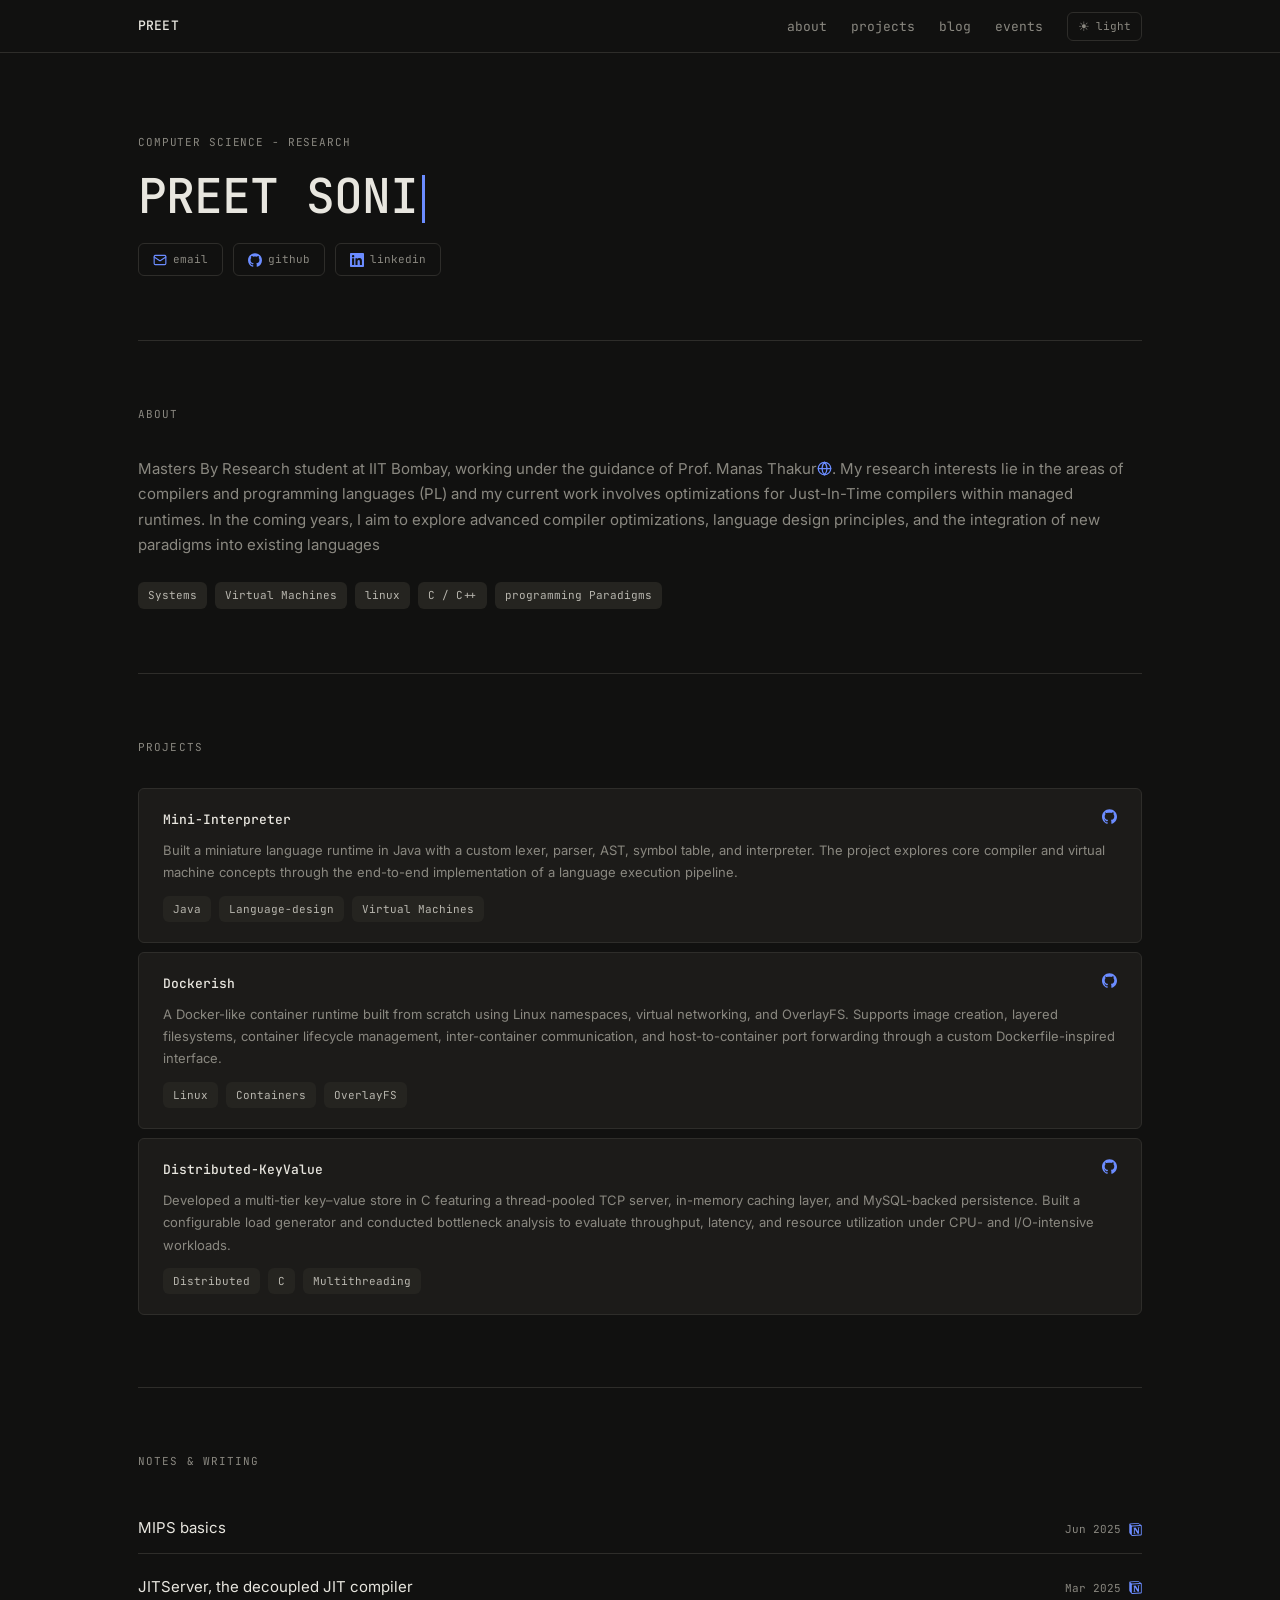
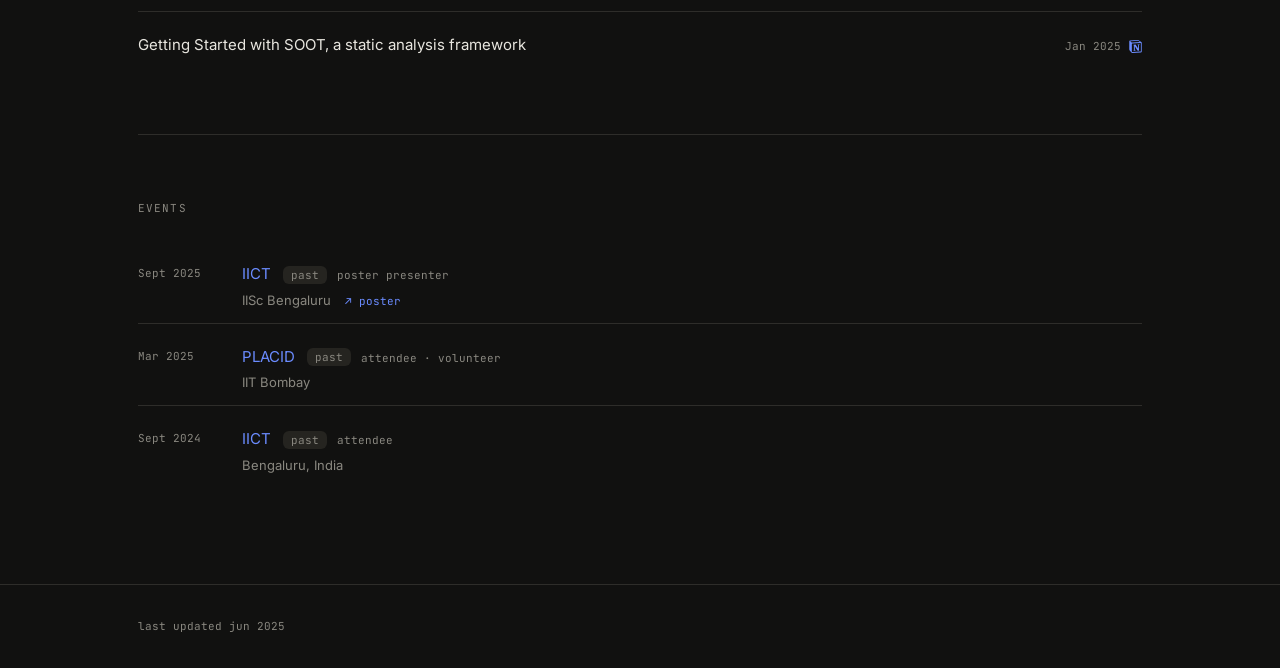
<file: index.html>
<!DOCTYPE html>
<html lang="en" data-theme="dark">

<head>
  <meta charset="UTF-8" />
  <meta name="viewport" content="width=device-width, initial-scale=1.0" />
  <title>Your Name — CS Research</title>
  <link rel="preconnect" href="https://fonts.googleapis.com" />
  <link rel="preconnect" href="https://fonts.gstatic.com" crossorigin />
  <link
    href="https://fonts.googleapis.com/css2?family=Inter:wght@400;500&family=JetBrains+Mono:wght@400;500&display=swap"
    rel="stylesheet" />
  <link rel="stylesheet" href="style.css" />
  <!-- Apply theme before paint to prevent flash -->
  <script>
    (function () {
      const t = localStorage.getItem('theme') || 'dark';
      document.documentElement.dataset.theme = t;
    })();
  </script>
</head>

<body>

  <!-- Nav -->
  <nav>
    <div class="nav-inner">
      <span class="nav-logo">PREET</span>
      <ul class="nav-links">
        <li><a href="#about">about</a></li>
        <li><a href="#projects">projects</a></li>
        <li><a href="#blog">blog</a></li>
        <li><a href="#events">events</a></li>
        <li>
          <button class="theme-btn" id="themeToggle" aria-label="Toggle theme">
            <span class="theme-icon" id="themeIcon">☀</span>
            <span id="themeLabel">light</span>
          </button>
        </li>
      </ul>
    </div>
  </nav>

  <!-- Hero -->
  <div class="container">
    <header class="hero">
      <p class="hero-label">Computer Science - Research</p>
      <h1 class="hero-name">PREET SONI<span class="cursor" aria-hidden="true"></span></h1>
      <!-- <p class="hero-bio">
        Masters By Research student at IIT Bombay, 
        working under the guidance of Prof. Manas Thakur. My research interests lie in the areas of 
        compilers and programming languages (PL) and my current work 
        involves churning out performance for Just-In-Time compilers within managed runtimes.
        In the coming years, I aim to explore advanced compiler optimizations, language design principles, and the integration of new paradigms into existing languages
      </p> -->
      <!-- <div class="hero-links">
        <a class="hero-link" href="mailto:24m2117@iitb.ac.in">↗ email</a>
        <a class="hero-link" href="https://github.com/PREET-1999" target="_blank">↗ github</a>
        <!-- <a class="hero-link" href="https://scholar.google.com" target="_blank">↗ scholar</a> -->
      <!-- <a class="hero-link" href="/cv.pdf" target="_blank">↗ cv</a> -->
      <!-- </div> -->
      <div class="hero-links">
        <!-- mail — Lucide (works fine, not a brand icon) -->
        <a class="hero-link" href="mailto:24m2117@iitb.ac.in">
          <svg xmlns="http://www.w3.org/2000/svg" width="14" height="14" viewBox="0 0 24 24" fill="none"
            stroke="currentColor" stroke-width="2" stroke-linecap="round" stroke-linejoin="round">
            <rect width="20" height="16" x="2" y="4" rx="2" />
            <path d="m22 7-8.97 5.7a1.94 1.94 0 0 1-2.06 0L2 7" />
          </svg>
          email
        </a>
        <!-- github — Simple Icons SVG -->
        <a class="hero-link" href="https://github.com/PREET-1999" target="_blank" rel="noopener">
          <svg xmlns="http://www.w3.org/2000/svg" width="14" height="14" viewBox="0 0 24 24" fill="currentColor">
            <path
              d="M12 .297c-6.63 0-12 5.373-12 12 0 5.303 3.438 9.8 8.205 11.385.6.113.82-.258.82-.577 0-.285-.01-1.04-.015-2.04-3.338.724-4.042-1.61-4.042-1.61C4.422 18.07 3.633 17.7 3.633 17.7c-1.087-.744.084-.729.084-.729 1.205.084 1.838 1.236 1.838 1.236 1.07 1.835 2.809 1.305 3.495.998.108-.776.417-1.305.76-1.605-2.665-.3-5.466-1.332-5.466-5.93 0-1.31.465-2.38 1.235-3.22-.135-.303-.54-1.523.105-3.176 0 0 1.005-.322 3.3 1.23.96-.267 1.98-.399 3-.405 1.02.006 2.04.138 3 .405 2.28-1.552 3.285-1.23 3.285-1.23.645 1.653.24 2.873.12 3.176.765.84 1.23 1.91 1.23 3.22 0 4.61-2.805 5.625-5.475 5.92.42.36.81 1.096.81 2.22 0 1.606-.015 2.896-.015 3.286 0 .315.21.69.825.57C20.565 22.092 24 17.592 24 12.297c0-6.627-5.373-12-12-12" />
          </svg>
          github
        </a>
        <!-- linkedin — Simple Icons SVG -->
        <a class="hero-link" href="https://www.linkedin.com/in/preet-soni-06a841177/" target="_blank" rel="noopener">
          <svg xmlns="http://www.w3.org/2000/svg" width="14" height="14" viewBox="0 0 24 24" fill="currentColor">
            <path
              d="M20.447 20.452h-3.554v-5.569c0-1.328-.027-3.037-1.852-3.037-1.853 0-2.136 1.445-2.136 2.939v5.667H9.351V9h3.414v1.561h.046c.477-.9 1.637-1.85 3.37-1.85 3.601 0 4.267 2.37 4.267 5.455v6.286zM5.337 7.433a2.062 2.062 0 0 1-2.063-2.065 2.064 2.064 0 1 1 2.063 2.065zm1.782 13.019H3.555V9h3.564v11.452zM22.225 0H1.771C.792 0 0 .774 0 1.729v20.542C0 23.227.792 24 1.771 24h20.451C23.2 24 24 23.227 24 22.271V1.729C24 .774 23.2 0 22.222 0h.003z" />
          </svg>
          linkedin
        </a>
        <!-- scholar — mortar board icon (Lucide) -->
        <!-- <a class="hero-link" href="https://scholar.google.com" target="_blank" rel="noopener">
          <svg xmlns="http://www.w3.org/2000/svg" width="14" height="14" viewBox="0 0 24 24" fill="none" stroke="currentColor" stroke-width="2" stroke-linecap="round" stroke-linejoin="round"><path d="M22 10v6M2 10l10-5 10 5-10 5z"/><path d="M6 12v5c3 3 9 3 12 0v-5"/></svg>
          scholar
        </a> -->
        <!-- cv — file icon (Lucide) -->
        <!-- <a class="hero-link" href="/cv.pdf" target="_blank" rel="noopener">
          <svg xmlns="http://www.w3.org/2000/svg" width="14" height="14" viewBox="0 0 24 24" fill="none" stroke="currentColor" stroke-width="2" stroke-linecap="round" stroke-linejoin="round"><path d="M15 2H6a2 2 0 0 0-2 2v16a2 2 0 0 0 2 2h12a2 2 0 0 0 2-2V7Z"/><path d="M14 2v4a2 2 0 0 0 2 2h4"/><path d="M10 9H8m8 4H8m4 4H8"/></svg>
          cv
        </a> -->
      </div>
    </header>
  </div>

  <main class="container">

    <!-- About -->
    <section id="about">
      <p class="section-label">about</p>
      <div class="about-text">
        <p>
          Masters By Research student at IIT Bombay,
          working under the guidance of Prof. Manas Thakur<a class="prof-link" href="https://www.cse.iitb.ac.in/~manas/"
            target="_blank" rel="noopener">
            <svg xmlns="http://www.w3.org/2000/svg" width="15" height="15" viewBox="0 0 24 24" fill="none"
              stroke="currentColor" stroke-width="2" stroke-linecap="round" stroke-linejoin="round">
              <circle cx="12" cy="12" r="10" />
              <path
                d="M2 12h20M12 2a15.3 15.3 0 0 1 4 10 15.3 15.3 0 0 1-4 10 15.3 15.3 0 0 1-4-10 15.3 15.3 0 0 1 4-10z" />
            </svg>
          </a>. My research interests lie in the areas of
          compilers and programming languages (PL) and my current work
          involves optimizations for Just-In-Time compilers within managed runtimes.
          In the coming years, I aim to explore advanced compiler optimizations, language design principles, and the
          integration of new paradigms into existing languages
        </p>
        <!-- <p>
          Before my Masters, I was working as a software developer at [Previous Institution].
          Outside of research, I [hobby or other interest — keep it brief and human].
        </p> -->
      </div>
      <div class="tags">
        <span class="tag">Systems</span>
        <span class="tag">Virtual Machines</span>
        <!-- <span class="tag">distributed systems</span> -->
        <span class="tag">linux</span>
        <span class="tag">C / C++</span>
        <span class="tag">programming Paradigms</span>
      </div>
    </section>

    <!-- Projects -->
    <section id="projects">
      <p class="section-label">projects</p>
      <div class="project-list">

        <div class="project-item">
          <div class="project-header">
            <span class="project-name">Mini-Interpreter</span>
            <a class="project-link" href="coming-soon.html" aria-label="GitHub">
              <svg xmlns="http://www.w3.org/2000/svg" width="15" height="15" viewBox="0 0 24 24" fill="currentColor">
                <path
                  d="M12 .297c-6.63 0-12 5.373-12 12 0 5.303 3.438 9.8 8.205 11.385.6.113.82-.258.82-.577 0-.285-.01-1.04-.015-2.04-3.338.724-4.042-1.61-4.042-1.61C4.422 18.07 3.633 17.7 3.633 17.7c-1.087-.744.084-.729.084-.729 1.205.084 1.838 1.236 1.838 1.236 1.07 1.835 2.809 1.305 3.495.998.108-.776.417-1.305.76-1.605-2.665-.3-5.466-1.332-5.466-5.93 0-1.31.465-2.38 1.235-3.22-.135-.303-.54-1.523.105-3.176 0 0 1.005-.322 3.3 1.23.96-.267 1.98-.399 3-.405 1.02.006 2.04.138 3 .405 2.28-1.552 3.285-1.23 3.285-1.23.645 1.653.24 2.873.12 3.176.765.84 1.23 1.91 1.23 3.22 0 4.61-2.805 5.625-5.475 5.92.42.36.81 1.096.81 2.22 0 1.606-.015 2.896-.015 3.286 0 .315.21.69.825.57C20.565 22.092 24 17.592 24 12.297c0-6.627-5.373-12-12-12" />
              </svg>
            </a>
          </div>
          <p class="project-desc">
            Built a miniature language runtime in Java with a custom lexer, parser, AST, symbol table, and interpreter.
            The project explores core compiler and virtual machine concepts through the end-to-end implementation of a
            language execution pipeline.
          </p>
          <div class="tags" style="margin-top: 0.75rem;">
            <span class="tag">Java</span>
            <span class="tag">Language-design</span>
            <span class="tag">Virtual Machines</span>
          </div>
        </div>

        <div class="project-item">
          <div class="project-header">
            <span class="project-name">Dockerish</span>
            <a class="project-link" href="coming-soon.html" aria-label="GitHub">
              <svg xmlns="http://www.w3.org/2000/svg" width="15" height="15" viewBox="0 0 24 24" fill="currentColor">
                <path
                  d="M12 .297c-6.63 0-12 5.373-12 12 0 5.303 3.438 9.8 8.205 11.385.6.113.82-.258.82-.577 0-.285-.01-1.04-.015-2.04-3.338.724-4.042-1.61-4.042-1.61C4.422 18.07 3.633 17.7 3.633 17.7c-1.087-.744.084-.729.084-.729 1.205.084 1.838 1.236 1.838 1.236 1.07 1.835 2.809 1.305 3.495.998.108-.776.417-1.305.76-1.605-2.665-.3-5.466-1.332-5.466-5.93 0-1.31.465-2.38 1.235-3.22-.135-.303-.54-1.523.105-3.176 0 0 1.005-.322 3.3 1.23.96-.267 1.98-.399 3-.405 1.02.006 2.04.138 3 .405 2.28-1.552 3.285-1.23 3.285-1.23.645 1.653.24 2.873.12 3.176.765.84 1.23 1.91 1.23 3.22 0 4.61-2.805 5.625-5.475 5.92.42.36.81 1.096.81 2.22 0 1.606-.015 2.896-.015 3.286 0 .315.21.69.825.57C20.565 22.092 24 17.592 24 12.297c0-6.627-5.373-12-12-12" />
              </svg>
            </a>
          </div>
          <p class="project-desc">
            A Docker-like container runtime built from scratch using Linux namespaces, virtual networking, and
            OverlayFS. Supports image creation, layered filesystems, container lifecycle management, inter-container
            communication, and host-to-container port forwarding through a custom Dockerfile-inspired interface.
          </p>
          <div class="tags" style="margin-top: 0.75rem;">
            <span class="tag">Linux</span>
            <span class="tag">Containers</span>
            <span class="tag">OverlayFS</span>
          </div>
        </div>

        <div class="project-item">
          <div class="project-header">
            <span class="project-name">Distributed-KeyValue</span>
            <a class="project-link" href="coming-soon.html" aria-label="GitHub">
              <svg xmlns="http://www.w3.org/2000/svg" width="15" height="15" viewBox="0 0 24 24" fill="currentColor">
                <path
                  d="M12 .297c-6.63 0-12 5.373-12 12 0 5.303 3.438 9.8 8.205 11.385.6.113.82-.258.82-.577 0-.285-.01-1.04-.015-2.04-3.338.724-4.042-1.61-4.042-1.61C4.422 18.07 3.633 17.7 3.633 17.7c-1.087-.744.084-.729.084-.729 1.205.084 1.838 1.236 1.838 1.236 1.07 1.835 2.809 1.305 3.495.998.108-.776.417-1.305.76-1.605-2.665-.3-5.466-1.332-5.466-5.93 0-1.31.465-2.38 1.235-3.22-.135-.303-.54-1.523.105-3.176 0 0 1.005-.322 3.3 1.23.96-.267 1.98-.399 3-.405 1.02.006 2.04.138 3 .405 2.28-1.552 3.285-1.23 3.285-1.23.645 1.653.24 2.873.12 3.176.765.84 1.23 1.91 1.23 3.22 0 4.61-2.805 5.625-5.475 5.92.42.36.81 1.096.81 2.22 0 1.606-.015 2.896-.015 3.286 0 .315.21.69.825.57C20.565 22.092 24 17.592 24 12.297c0-6.627-5.373-12-12-12" />
              </svg>
            </a>
          </div>
          <p class="project-desc">
            Developed a multi-tier key–value store in C featuring a thread-pooled TCP server, in-memory caching layer,
            and MySQL-backed persistence. Built a configurable load generator and conducted bottleneck analysis to
            evaluate throughput, latency, and resource utilization under CPU- and I/O-intensive workloads.
          </p>
          <div class="tags" style="margin-top: 0.75rem;">
            <span class="tag">Distributed</span>
            <span class="tag">C</span>
            <span class="tag">Multithreading</span>
          </div>
        </div>

      </div>
    </section>

    <!-- Blog -->
    <section id="blog">
      <p class="section-label">notes &amp; writing</p>
      <div class="post-list">

        <div class="post-item">
          <a class="post-title" href="https://app.notion.com/p/MIPS-2c4c8a178f5b808f9855f600a04bfd54?source=copy_link"
            target="_blank" rel="noopener">MIPS basics</a>
          <div class="post-meta">
            <span class="post-date">Jun 2025</span>
            <a class="post-notion"
              href="https://app.notion.com/p/MIPS-2c4c8a178f5b808f9855f600a04bfd54?source=copy_link" target="_blank"
              rel="noopener" aria-label="Read on Notion">
              <svg width="13" height="13" viewBox="0 0 24 24" fill="currentColor" xmlns="http://www.w3.org/2000/svg">
                <path
                  d="M4.459 4.208c.746.606 1.026.56 2.428.466l13.215-.793c.28 0 .047-.28-.046-.326L17.86 1.968c-.42-.326-.981-.7-2.055-.607L3.01 2.295c-.466.046-.56.28-.374.466zm.793 3.08v13.904c0 .747.373 1.027 1.214.98l14.523-.84c.841-.046.935-.56.935-1.167V6.354c0-.606-.233-.933-.748-.887l-15.177.887c-.56.047-.747.327-.747.933zm14.337.745c.093.42 0 .84-.42.888l-.7.14v10.264c-.608.327-1.168.514-1.635.514-.748 0-.935-.234-1.495-.933l-4.577-7.186v6.952L12.21 19s0 .84-1.168.84l-3.222.186c-.093-.186 0-.653.327-.746l.84-.233V9.854L7.822 9.76c-.094-.42.14-1.026.793-1.073l3.456-.233 4.764 7.279v-6.44l-1.215-.139c-.093-.514.28-.887.747-.933zM1.936 1.035l13.31-.98c1.634-.14 2.055-.047 3.082.7l4.249 2.986c.7.513.934.653.934 1.213v16.378c0 1.026-.373 1.634-1.68 1.726l-15.458.934c-.98.047-1.448-.093-1.962-.747l-3.129-4.06c-.56-.747-.793-1.306-.793-1.96V2.667c0-.839.374-1.54 1.447-1.632z" />
              </svg>
            </a>
          </div>
        </div>

        <div class="post-item">
          <a class="post-title"
            href="https://app.notion.com/p/JITServer-1cbc8a178f5b80ca8e1ec4e43703f497?source=copy_link" target="_blank"
            rel="noopener">JITServer, the decoupled JIT compiler</a>
          <div class="post-meta">
            <span class="post-date">Mar 2025</span>
            <a class="post-notion"
              href="https://app.notion.com/p/JITServer-1cbc8a178f5b80ca8e1ec4e43703f497?source=copy_link"
              target="_blank" rel="noopener" aria-label="Read on Notion">
              <svg width="13" height="13" viewBox="0 0 24 24" fill="currentColor" xmlns="http://www.w3.org/2000/svg">
                <path
                  d="M4.459 4.208c.746.606 1.026.56 2.428.466l13.215-.793c.28 0 .047-.28-.046-.326L17.86 1.968c-.42-.326-.981-.7-2.055-.607L3.01 2.295c-.466.046-.56.28-.374.466zm.793 3.08v13.904c0 .747.373 1.027 1.214.98l14.523-.84c.841-.046.935-.56.935-1.167V6.354c0-.606-.233-.933-.748-.887l-15.177.887c-.56.047-.747.327-.747.933zm14.337.745c.093.42 0 .84-.42.888l-.7.14v10.264c-.608.327-1.168.514-1.635.514-.748 0-.935-.234-1.495-.933l-4.577-7.186v6.952L12.21 19s0 .84-1.168.84l-3.222.186c-.093-.186 0-.653.327-.746l.84-.233V9.854L7.822 9.76c-.094-.42.14-1.026.793-1.073l3.456-.233 4.764 7.279v-6.44l-1.215-.139c-.093-.514.28-.887.747-.933zM1.936 1.035l13.31-.98c1.634-.14 2.055-.047 3.082.7l4.249 2.986c.7.513.934.653.934 1.213v16.378c0 1.026-.373 1.634-1.68 1.726l-15.458.934c-.98.047-1.448-.093-1.962-.747l-3.129-4.06c-.56-.747-.793-1.306-.793-1.96V2.667c0-.839.374-1.54 1.447-1.632z" />
              </svg>
            </a>
          </div>
        </div>

        <div class="post-item">
          <a class="post-title"
            href="https://app.notion.com/p/getting-started-1edc8a178f5b809a8a84e7ba6c9ec9aa?source=copy_link"
            target="_blank" rel="noopener">Getting Started with SOOT, a static analysis framework</a>
          <div class="post-meta">
            <span class="post-date">Jan 2025</span>
            <a class="post-notion"
              href="https://app.notion.com/p/getting-started-1edc8a178f5b809a8a84e7ba6c9ec9aa?source=copy_link"
              target="_blank" rel="noopener" aria-label="Read on Notion">
              <svg width="13" height="13" viewBox="0 0 24 24" fill="currentColor" xmlns="http://www.w3.org/2000/svg">
                <path
                  d="M4.459 4.208c.746.606 1.026.56 2.428.466l13.215-.793c.28 0 .047-.28-.046-.326L17.86 1.968c-.42-.326-.981-.7-2.055-.607L3.01 2.295c-.466.046-.56.28-.374.466zm.793 3.08v13.904c0 .747.373 1.027 1.214.98l14.523-.84c.841-.046.935-.56.935-1.167V6.354c0-.606-.233-.933-.748-.887l-15.177.887c-.56.047-.747.327-.747.933zm14.337.745c.093.42 0 .84-.42.888l-.7.14v10.264c-.608.327-1.168.514-1.635.514-.748 0-.935-.234-1.495-.933l-4.577-7.186v6.952L12.21 19s0 .84-1.168.84l-3.222.186c-.093-.186 0-.653.327-.746l.84-.233V9.854L7.822 9.76c-.094-.42.14-1.026.793-1.073l3.456-.233 4.764 7.279v-6.44l-1.215-.139c-.093-.514.28-.887.747-.933zM1.936 1.035l13.31-.98c1.634-.14 2.055-.047 3.082.7l4.249 2.986c.7.513.934.653.934 1.213v16.378c0 1.026-.373 1.634-1.68 1.726l-15.458.934c-.98.047-1.448-.093-1.962-.747l-3.129-4.06c-.56-.747-.793-1.306-.793-1.96V2.667c0-.839.374-1.54 1.447-1.632z" />
              </svg>
            </a>
          </div>
        </div>

      </div>
    </section>

    <!-- Events -->
    <!-- Events -->
    <section id="events">
      <p class="section-label">Events</p>
      <div class="event-list">

        <!-- <div class="event-item">
      <div class="event-date-col">Oct 2026</div>
      <div>
        <div class="event-title">
          <a href="https://iict-event-website.com" target="_blank" rel="noopener">IICT</a>
          <span class="event-badge badge-upcoming">upcoming</span>
        </div>
        <div class="event-venue">IISc Bengaluru</div>
      </div>
    </div> -->

        <div class="event-item">
          <div class="event-date-col">Sept 2025</div>
          <div>
            <div class="event-title">
              <a href="https://compilertech.org/" target="_blank" rel="noopener">IICT</a>
              <span class="event-badge badge-past">past</span>
              <span class="event-role">poster presenter</span>
            </div>
            <div class="event-venue">
              IISc Bengaluru
              <a class="poster-link" href="assets/posters/iict-2025-poster.pdf" target="_blank" rel="noopener">↗
                poster</a>
            </div>
          </div>
        </div>

        <div class="event-item">
          <div class="event-date-col">Mar 2025</div>
          <div>
            <div class="event-title">
              <a href="https://www.cse.iitb.ac.in/~plato/PLACID/index.html" target="_blank" rel="noopener">PLACID</a>
              <span class="event-badge badge-past">past</span>
              <span class="event-role">attendee · volunteer</span>
            </div>
            <div class="event-venue">IIT Bombay</div>
          </div>
        </div>

        <div class="event-item">
          <div class="event-date-col">Sept 2024</div>
          <div>
            <div class="event-title">
              <a href="https://compilertech.org/" target="_blank" rel="noopener">IICT</a>
              <span class="event-badge badge-past">past</span>
              <span class="event-role">attendee</span>
            </div>
            <div class="event-venue">Bengaluru, India</div>
          </div>
        </div>

      </div>
    </section>

  </main>

  <!-- Footer -->
  <footer>
    <div class="container">
      <div class="footer-inner">
        <!-- <span class="footer-text">Your Name · [University]</span> -->
        <span class="footer-text">last updated jun 2025</span>
      </div>
    </div>
  </footer>

  <script src="theme.js"></script>
  <script>lucide.createIcons();</script>
</body>

</html>
</file>
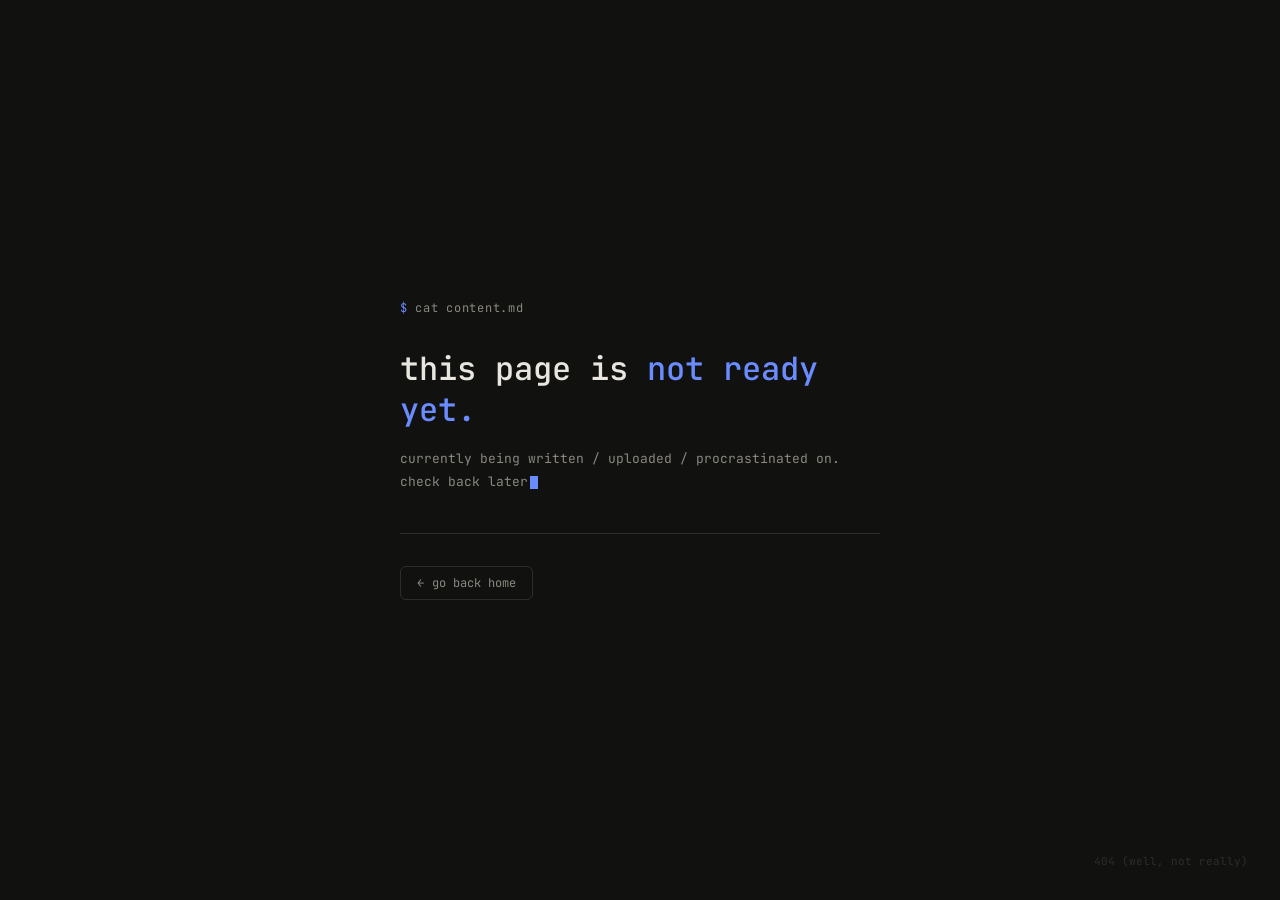
<file: coming-soon.html>
<!DOCTYPE html>
<html lang="en" data-theme="dark">
<head>
  <meta charset="UTF-8" />
  <meta name="viewport" content="width=device-width, initial-scale=1.0" />
  <title>not yet — coming soon</title>
  <link rel="preconnect" href="https://fonts.googleapis.com" />
  <link rel="preconnect" href="https://fonts.gstatic.com" crossorigin />
  <link href="https://fonts.googleapis.com/css2?family=JetBrains+Mono:wght@400;500&display=swap" rel="stylesheet" />
  <!-- Apply theme before paint -->
  <script>
    (function () {
      const t = localStorage.getItem('theme') || 'dark';
      document.documentElement.dataset.theme = t;
    })();
  </script>
  <style>
    [data-theme="light"] {
      --bg:     #f7f6f2;
      --text:   #1a1917;
      --muted:  #6b6860;
      --accent: #2a52be;
      --border: #e2e0d8;
    }
    [data-theme="dark"] {
      --bg:     #111110;
      --text:   #e8e6df;
      --muted:  #8a8880;
      --accent: #6b8cff;
      --border: #2e2d2a;
    }
    * { box-sizing: border-box; margin: 0; padding: 0; }
    body {
      font-family: 'JetBrains Mono', monospace;
      background: var(--bg);
      color: var(--text);
      min-height: 100vh;
      display: flex;
      flex-direction: column;
      align-items: center;
      justify-content: center;
      padding: 2rem;
      transition: background 0.2s ease, color 0.2s ease;
    }
    .wrap { max-width: 480px; width: 100%; }

    .prompt {
      font-size: 12px;
      color: var(--muted);
      margin-bottom: 2rem;
      letter-spacing: 0.06em;
    }
    .prompt::before { content: '$ '; color: var(--accent); }

    .heading {
      font-size: clamp(1.4rem, 5vw, 2rem);
      font-weight: 500;
      line-height: 1.3;
      margin-bottom: 1rem;
    }
    .heading .hl { color: var(--accent); }

    .sub {
      font-size: 13px;
      color: var(--muted);
      line-height: 1.8;
      margin-bottom: 2.5rem;
    }
    .sub .blink {
      display: inline-block;
      width: 8px;
      height: 1em;
      background: var(--accent);
      vertical-align: middle;
      animation: blink 1.1s step-end infinite;
      margin-left: 2px;
    }
    @keyframes blink { 0%,100%{opacity:1} 50%{opacity:0} }

    .divider {
      border: none;
      border-top: 1px solid var(--border);
      margin-bottom: 2rem;
    }

    .back-link {
      font-size: 12px;
      color: var(--muted);
      text-decoration: none;
      display: inline-flex;
      align-items: center;
      gap: 8px;
      border: 1px solid var(--border);
      padding: 8px 16px;
      border-radius: 6px;
      transition: color 0.2s, border-color 0.2s;
    }
    .back-link:hover { color: var(--text); border-color: var(--muted); }
    .back-link::before { content: '←'; }

    .error-code {
      position: fixed;
      bottom: 2rem;
      right: 2rem;
      font-size: 11px;
      color: var(--border);
      user-select: none;
    }
  </style>
</head>
<body>
  <div class="wrap">
    <p class="prompt">cat content.md</p>
    <h1 class="heading">this page is <span class="hl">not ready yet.</span></h1>
    <p class="sub">
      currently being written / uploaded / procrastinated on.<br>
      check back later<span class="blink"></span>
    </p>
    <hr class="divider" />
    <a class="back-link" href="index.html">go back home</a>
  </div>
  <span class="error-code">404 (well, not really)</span>
</body>
</html>
</file>
<file: style.css>
/* ── Tokens ── */
:root {
  --font-mono: 'JetBrains Mono', monospace;
  --font-sans: 'Inter', sans-serif;
  --radius: 6px;
  --max-w: 1100px;
  --transition: 0.2s ease;

  /* ── Type scale ── */
  --text-xs:   11px;   /* badges, meta labels, footer, tags */
  --text-sm:   13px;   /* nav, project desc, dates, venues */
  --text-base: 15px;   /* body, hero bio, post titles, event titles */
  --text-md:   16px;   /* base font size on body */
  --text-hero: clamp(2rem, 6vw, 3rem);  /* hero name */
}

[data-theme="light"] {
  --bg:        #f7f6f2;
  --surface:   #ffffff;
  --border:    #e2e0d8;
  --text:      #1a1917;
  --muted:     #6b6860;
  --accent:    #2a52be;
  --accent-bg: #eef1fb;
  --tag-bg:    #ededea;
  --tag-text:  #3d3c38;
}
[data-theme="dark"] {
  --bg:        #111110;
  --surface:   #1c1b19;
  --border:    #2e2d2a;
  --text:      #e8e6df;
  --muted:     #8a8880;
  --accent:    #6b8cff;
  --accent-bg: #1a1f35;
  --tag-bg:    #252420;
  --tag-text:  #b8b6ae;
}

/* ── Reset ── */
*, *::before, *::after { box-sizing: border-box; margin: 0; padding: 0; }
html { scroll-behavior: smooth; }
body {
  font-family: var(--font-sans);
  background: var(--bg);
  color: var(--text);
  font-size: var(--text-md);
  line-height: 1.7;
  transition: background var(--transition), color var(--transition);
}
a { color: var(--accent); text-decoration: none; }
a:hover { text-decoration: underline; }

/* ── Layout ── */
.container {
  max-width: var(--max-w);
  margin: 0 auto;
  padding: 0 3rem;
}

/* ── Nav ── */
nav {
  position: sticky;
  top: 0;
  z-index: 10;
  background: var(--bg);
  border-bottom: 1px solid var(--border);
  transition: background var(--transition);
}
.nav-inner {
  max-width: var(--max-w);
  margin: 0 auto;
  padding: 0 3rem;
  height: 52px;
  display: flex;
  align-items: center;
  justify-content: space-between;
}
.nav-logo {
  font-family: var(--font-mono);
  font-size: var(--text-sm);
  font-weight: 500;
  color: var(--text);
  letter-spacing: 0.01em;
}
.nav-links {
  display: flex;
  align-items: center;
  gap: 1.5rem;
  list-style: none;
}
.nav-links a {
  font-size: var(--text-sm);
  color: var(--muted);
  font-family: var(--font-mono);
  transition: color var(--transition);
}
.nav-links a:hover { color: var(--text); text-decoration: none; }

/* ── Theme toggle ── */
.theme-btn {
  background: none;
  border: 1px solid var(--border);
  border-radius: var(--radius);
  padding: 5px 10px;
  cursor: pointer;
  font-family: var(--font-mono);
  font-size: var(--text-xs);
  color: var(--muted);
  transition: color var(--transition), border-color var(--transition);
  display: flex;
  align-items: center;
  gap: 6px;
}
.theme-btn:hover { color: var(--text); border-color: var(--text); }
.theme-icon { font-size: var(--text-sm); }

/* ── Hero ── */
.hero {
  padding: 5rem 0 4rem;
}
.hero-label {
  font-family: var(--font-mono);
  font-size: var(--text-xs);
  color: var(--muted);
  letter-spacing: 0.08em;
  text-transform: uppercase;
  margin-bottom: 1rem;
}
.hero-name {
  font-family: var(--font-mono);
  font-size: var(--text-hero);
  font-weight: 500;
  line-height: 1.15;
  letter-spacing: -0.02em;
  margin-bottom: 1.25rem;
}
.cursor {
  display: inline-block;
  width: 3px;
  height: 1em;
  background: var(--accent);
  vertical-align: middle;
  margin-left: 4px;
  animation: blink 1.1s step-end infinite;
}
@keyframes blink {
  0%, 100% { opacity: 1; }
  50%       { opacity: 0; }
}
.hero-bio {
  color: var(--muted);
  font-size: var(--text-base);
  margin-bottom: 2rem;
}
.hero-links {
  display: flex;
  flex-wrap: wrap;
  gap: 10px;
}
.hero-link {
  font-family: var(--font-mono);
  font-size: var(--text-xs);
  color: var(--muted);
  border: 1px solid var(--border);
  border-radius: var(--radius);
  padding: 6px 14px;
  transition: color var(--transition), border-color var(--transition);
  display: flex;
  align-items: center;
  gap: 6px;
}
.hero-link:hover {
  color: var(--text);
  border-color: var(--muted);
  text-decoration: none;
}
.hero-link svg { color: var(--accent); }

/* ── Hero link icons ── */
.hero-link i,
.hero-link svg {
  width: 14px;
  height: 14px;
  flex-shrink: 0;
}

/* ── Sections ── */
section { padding: 4rem 0; border-top: 1px solid var(--border); }
.section-label {
  font-family: var(--font-mono);
  font-size: var(--text-xs);
  letter-spacing: 0.1em;
  text-transform: uppercase;
  color: var(--muted);
  margin-bottom: 2rem;
}

/* ── About ── */
.about-text { color: var(--muted); font-size: var(--text-base); }
.about-text p + p { margin-top: 1rem; }

a.prof-link {
  display: inline-flex;
  align-items: center;
  color: var(--accent);
  text-decoration: none;
}
a.prof-link svg {
  position: relative;
  top: 2px;
}
a.prof-link:hover { text-decoration: none; }
/* ── Tags ── */
.tags {
  display: flex;
  flex-wrap: wrap;
  gap: 8px;
  margin-top: 1.5rem;
}
.tag {
  font-family: var(--font-mono);
  font-size: var(--text-xs);
  background: var(--tag-bg);
  color: var(--tag-text);
  border-radius: var(--radius);
  padding: 4px 10px;
}

/* ── Project icon links ── */
.project-links { display: flex; align-items: center; gap: 10px; }
.project-link  { display: flex; align-items: center; color: var(--accent); transition: color var(--transition); }
.project-link i,
.project-link svg { width: 15px; height: 15px; }
.project-link:hover  { color: var(--accent); }



.project-list { display: flex; flex-direction: column; gap: 1px; }
.project-item {
  background: var(--surface);
  border: 1px solid var(--border);
  border-radius: var(--radius);
  padding: 1.25rem 1.5rem;
  transition: border-color var(--transition);
  margin-bottom: 8px;
}
.project-item:hover { border-color: var(--muted); }
.project-header {
  display: flex;
  align-items: flex-start;
  justify-content: space-between;
  gap: 1rem;
  margin-bottom: 0.5rem;
}
.project-name {
  font-family: var(--font-mono);
  font-size: var(--text-sm);
  font-weight: 500;
  color: var(--text);
}
.project-desc {
  font-size: var(--text-sm);
  color: var(--muted);
}

/* ── Blog ── */
.post-list { display: flex; flex-direction: column; gap: 8px; }
.post-item {
  display: flex;
  align-items: baseline;
  justify-content: space-between;
  gap: 1.5rem;
  padding: 0.75rem 0;
  border-bottom: 1px solid var(--border);
}
.post-item:last-child { border-bottom: none; }
.post-title {
  font-size: var(--text-base);
  color: var(--text);
}
.post-title:hover { text-decoration: underline; }
.post-date {
  font-family: var(--font-mono);
  font-size: var(--text-xs);
  color: var(--muted);
  white-space: nowrap;
  flex-shrink: 0;
}
.post-meta {
  display: flex;
  align-items: center;
  gap: 8px;
  flex-shrink: 0;
}
.post-notion {
  color: var(--accent);
  display: flex;
  align-items: center;
  transition: opacity var(--transition);
}
.post-notion:hover {   color: var(--accent);
 }

/* ── Events ── */
.event-list { display: flex; flex-direction: column; gap: 8px; }
.event-item {
  display: flex;
  gap: 1.5rem;
  align-items: flex-start;
  padding: 0.75rem 0;
  border-bottom: 1px solid var(--border);
}
.event-item:last-child { border-bottom: none; }
.event-date-col {
  font-family: var(--font-mono);
  font-size: var(--text-xs);
  color: var(--muted);
  min-width: 80px;
  padding-top: 3px;
}
.event-title  { font-size: var(--text-base); color: var(--text); }
.event-venue  { font-size: var(--text-sm);   color: var(--muted); margin-top: 2px; }
.event-role {
  font-family: var(--font-mono);
  font-size: var(--text-xs);
  color: var(--muted);
  margin-left: 6px;
}
.event-badge {
  font-family: var(--font-mono);
  font-size: var(--text-xs);
  padding: 2px 8px;
  border-radius: var(--radius);
  margin-left: 8px;
  vertical-align: middle;
}
.badge-upcoming { background: var(--accent-bg); color: var(--accent); }
.badge-past     { background: var(--tag-bg);    color: var(--muted);  }
.poster-link {
  font-family: var(--font-mono);
  font-size: var(--text-xs);
  margin-left: 10px;
  color: var(--accent);
}
.poster-link:hover { text-decoration: underline; }

/* ── Footer ── */
footer {
  border-top: 1px solid var(--border);
  padding: 2rem 0;
  margin-top: 2rem;
}
.footer-inner {
  display: flex;
  align-items: center;
  justify-content: space-between;
}
.footer-text {
  font-family: var(--font-mono);
  font-size: var(--text-xs);
  color: var(--muted);
}

/* ── Mobile ── */
@media (max-width: 600px) {
  .nav-links { gap: 1rem; }
  .nav-links li:nth-child(3),
  .nav-links li:nth-child(4) { display: none; }
  .hero { padding: 3rem 0 2.5rem; }
  .post-item { flex-direction: column; gap: 4px; }
  .footer-inner { flex-direction: column; gap: 8px; align-items: flex-start; }
}
</file>
